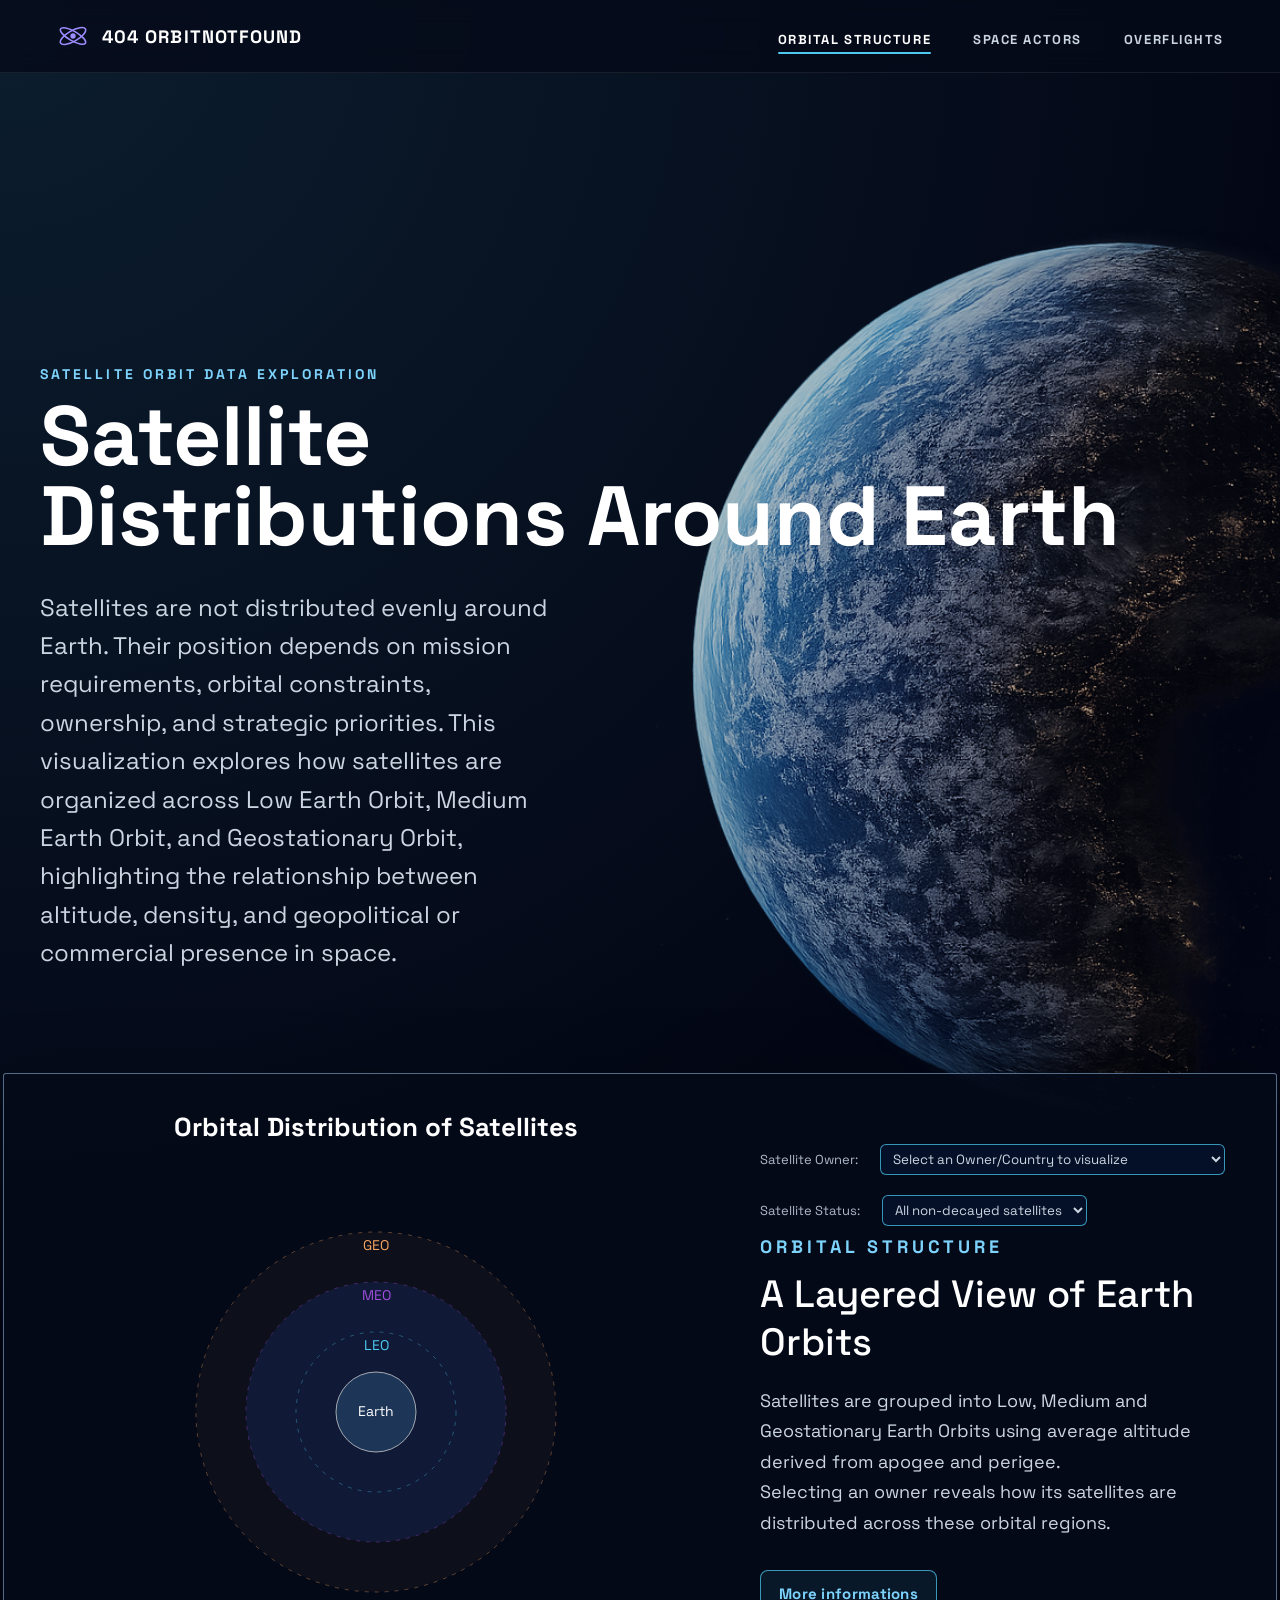
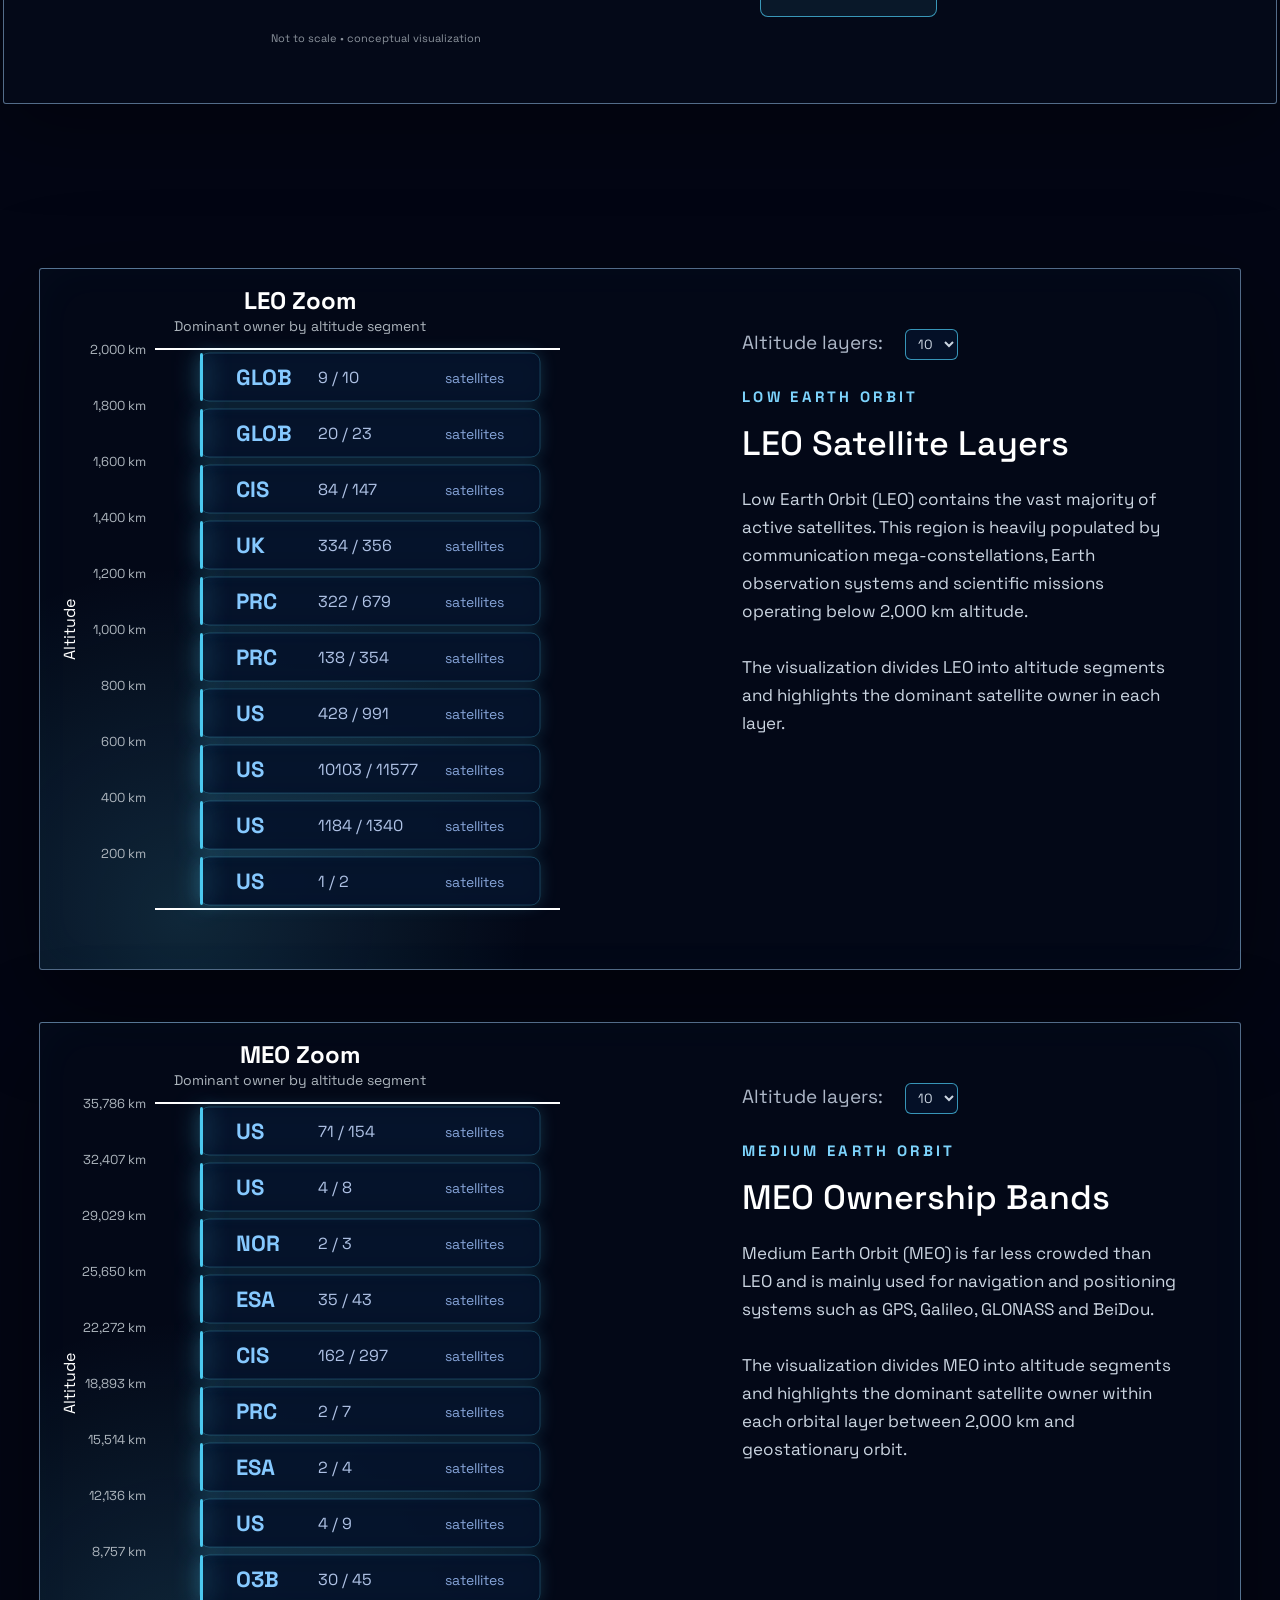
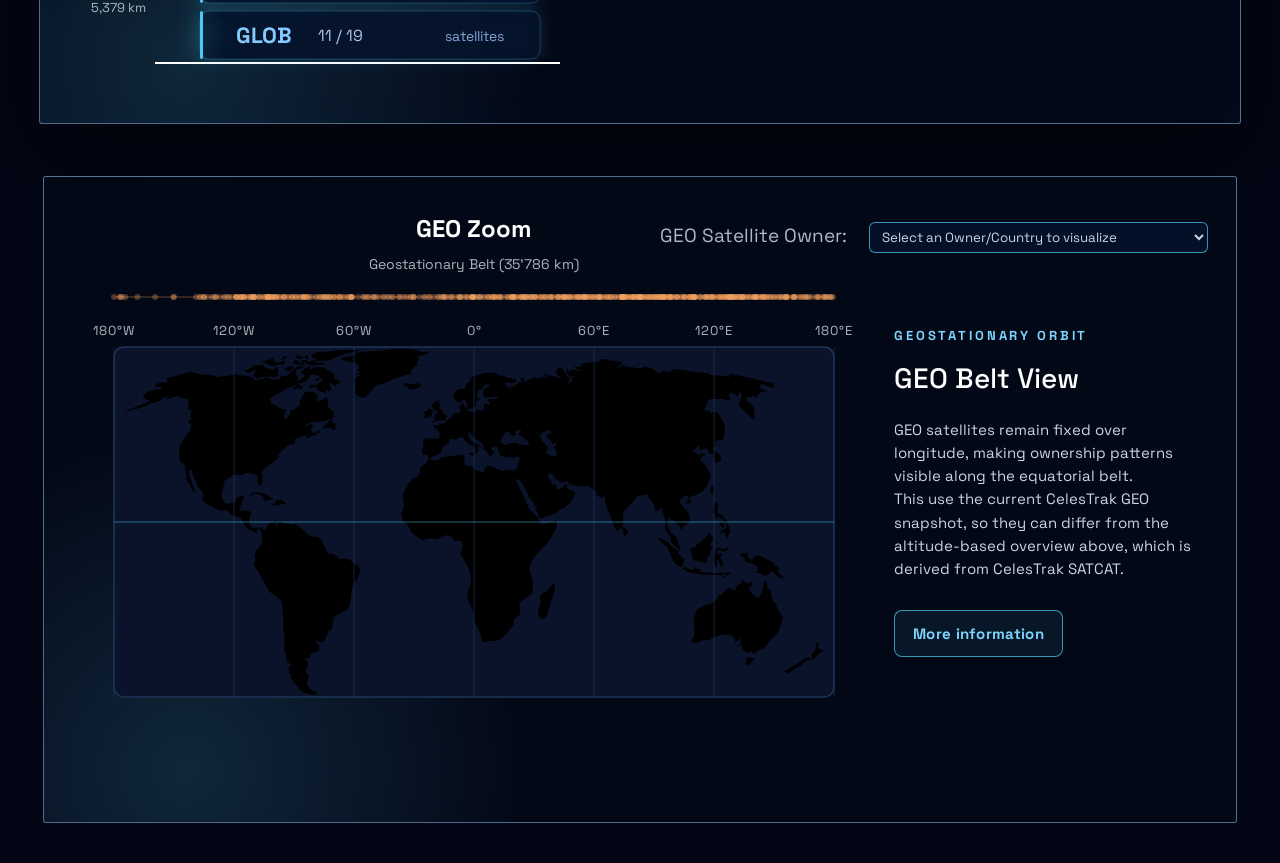
<file: orbital-structure/index.html>
﻿<!DOCTYPE html>
<html lang="en">
<head>
    <meta charset="utf-8" />
    <title>Satellite Visualization</title>
    <meta name="author" content="Kaifun Shen" />
    <link rel="stylesheet" href="style.css">

    <link rel="preconnect" href="https://fonts.googleapis.com">
    <link rel="preconnect" href="https://fonts.gstatic.com" crossorigin>
    <link href="https://fonts.googleapis.com/css2?family=Space+Grotesk:wght@300;400;500;700&display=swap" rel="stylesheet">
</head>

<body>
    <!-- nav bar -->
    <header class="top-nav">
    <a href="../" class="brand">
        <div class="brand-icon">
        <svg viewBox="0 0 64 64" fill="none">
            <ellipse
            cx="32"
            cy="32"
            rx="27"
            ry="10"
            stroke="currentColor"
            stroke-width="3"
            transform="rotate(-30 32 32)"
            />
            
            <ellipse
            cx="32"
            cy="32"
            rx="27"
            ry="9"
            stroke="currentColor"
            stroke-width="3"
            transform="rotate(30 32 32)"
            />

            <circle
            cx="32"
            cy="32"
            r="5"
            fill="currentColor"
            />
        </svg>
        </div>
        <span class="brand-name">404 ORBITNOTFOUND</span>
    </a>

    <nav class="nav-links">
        
        <a href="#orbital-structure" class="active">Orbital Structure</a>
        <a href="../space-actors/">Space Actors</a>
        <a href="../overflights/">Overflights</a>
    </nav>
    </header>

    <!-- Section hero -->
    <section class="hero">

    <div class="hero-content">

        <p class="hero-eyebrow">
        SATELLITE ORBIT DATA EXPLORATION
        </p>

        <h1>
        Satellite <br>
        Distributions Around Earth
        </h1>

        <p class="hero-description">
        Satellites are not distributed evenly around Earth. Their position depends on mission requirements, orbital constraints, ownership, and strategic priorities.
        This visualization explores how satellites are organized across Low Earth Orbit, Medium Earth Orbit, and Geostationary Orbit, highlighting the relationship between altitude, density, and geopolitical or commercial presence in space.
        </p>

    </div>  

    <div class="hero-earth">
        <img src="assets/earth.png" alt="Earth">
    </div>


    <section id="orbital-structure" class="feature-card">
    <div class="feature-viz">
        <!-- Title -->
        <h2>Orbital Distribution of Satellites</h2>

        <div class="controls">
        <label for="owner-select">Satellite Owner:</label>
        <select id="owner-select">
            <option value="">Select an Owner/Country to visualize</option>
        </select>
        <br>
        <label for="status-select">Satellite Status:</label>
        <select id="status-select">
            <option value="">All non-decayed satellites</option>
            <option value="operational">Operational</option>
            <option value="non-operational">Non-operational</option>
        </select>
        </div>
        <!-- visualization -->
        <div id="viz"></div>
    </div>

    <div class="feature-copy">
        <p class="section-kicker">ORBITAL STRUCTURE</p>
        <h2>A Layered View of Earth Orbits</h2>
        <p>
        Satellites are grouped into Low, Medium and Geostationary Earth Orbits
        using average altitude derived from apogee and perigee.<br>
        Selecting an owner reveals how its satellites are distributed across these orbital
        regions.
        </p>
        <button id="plot-importance-button" class="plot-info-button" type="button">
            More informations
        </button>
    </div>
    </section>
    </section>

    <div id="leo-viz" class="zoom-viz">
        <div class="zoom-controls">
            <label for="segment-select">Altitude layers:</label>
            <select id="segment-select">
                <option value="5">5</option>
                <option value="10" selected>10</option>
                <option value="15">15</option>
            </select>
        </div>

        <div id="leo-plot"></div>

        <div class="zoom-copy">
            <p class="section-kicker">LOW EARTH ORBIT</p>
            <h2>LEO Satellite Layers</h2>
            <p>
                Low Earth Orbit (LEO) contains the vast majority of active satellites.
                This region is heavily populated by communication mega-constellations,
                Earth observation systems and scientific missions operating below
                2,000 km altitude.<br><br>
                The visualization divides LEO into altitude segments and highlights
                the dominant satellite owner in each layer.
            </p>
        </div>
    </div>

    <div id="meo-viz" class="zoom-viz">
        <div class="zoom-controls">
            <label for="meo-segment-select">Altitude layers:</label>
            <select id="meo-segment-select">
                <option value="5">5</option>
                <option value="10" selected>10</option>
                <option value="15">15</option>
            </select>
        </div>

        <div id="meo-plot"></div>

        <div class="zoom-copy">
            <p class="section-kicker">MEDIUM EARTH ORBIT</p>
            <h2>MEO Ownership Bands</h2>
            <p>
                Medium Earth Orbit (MEO) is far less crowded than LEO and is mainly
                used for navigation and positioning systems such as GPS, Galileo,
                GLONASS and BeiDou.<br><br>
                The visualization divides MEO into altitude segments and highlights
                the dominant satellite owner within each orbital layer between
                2,000 km and geostationary orbit.
            </p>
        </div>
    </div>

    <div class="geo-container">
        <div class="geo-controls">
            <label for="geo-select">GEO Satellite Owner:</label>
            <select id="geo-select">
                <option value="">Select an Owner/Country to visualize</option><!-- a modifier mdr -->
            </select>
        </div>

        <div class="geo-copy">
            <p class="section-kicker">GEOSTATIONARY ORBIT</p>
            <h2>GEO Belt View</h2>
            <p>
                GEO satellites remain fixed over longitude, making ownership patterns
                visible along the equatorial belt.
            </p>
            <p class="geo-data-note">
                This use the current CelesTrak GEO snapshot, so they can differ from
                the altitude-based overview above, which is derived from CelesTrak SATCAT.
            </p>
            <button id="geo-info-button" class="plot-info-button" type="button">
                More information
            </button>
        </div>

        <div id="geo-viz"></div>
    </div>
    <!-- Popup -->
    <div id="orbit-zoom-popup" class="orbit-zoom-popup">
        <div class="popup-orbit-preview">
            <div class="popup-orbit-ring"></div>
            <img src="assets/earthpopup.png" alt="Earth orbit preview">
        </div>

        <div class="popup-content">
            <div class="popup-focus">
                <span></span>
                FOCUS
                <span></span>
            </div>

            <h3 id="orbit-zoom-title">Zoom into GEO?</h3>

            <p id="orbit-zoom-text">
                Dive into this orbital region and explore the satellites in more detail.
            </p>

            <div class="popup-actions">
                <button id="orbit-zoom-yes" class="popup-primary">Yes, zoom in</button>
                <button id="orbit-zoom-no" class="popup-secondary">Not now</button>
            </div>
        </div>
    </div>

    <div id="plot-importance-popup" class="plot-info-popup" aria-hidden="true">
        <div class="plot-info-panel" role="dialog" aria-modal="true" aria-labelledby="plot-importance-title">
            <button id="plot-importance-close" class="plot-info-close" type="button" aria-label="Close explanation">
                &times;
            </button>

            <p class="popup-focus">
                <span></span>
                CONTEXT
                <span></span>
            </p>

            <h3 id="plot-importance-title">The Strategic Value of Orbital Space</h3>

            <p>
                Space is often described as a global commons: no country can claim sovereignty over an orbital region in the same way it can claim territory on Earth. However, orbital space is not unlimited in practice. Satellites require specific altitudes, trajectories, and separation from other objects to operate safely.
            </p>

            <p>
                This means that access to useful orbital regions can become constrained. When many satellites are placed in similar orbital bands, those regions become more crowded, increasing collision risks and making future deployments more complex. In this sense, orbital occupation can create a practical form of control: even without legal ownership, actors with large satellite fleets can shape who is able to use certain parts of near-Earth space.
            </p>

            <p>
                This plot is therefore important because it shows more than where satellites are located. It reveals how orbital presence can translate into strategic advantage, and why the distribution of satellites across LEO, MEO, and GEO matters for the future accessibility of space.
            </p>
        </div>
    </div>

    <div id="geo-info-popup" class="plot-info-popup" aria-hidden="true">
        <div class="plot-info-panel" role="dialog" aria-modal="true" aria-labelledby="geo-info-title">
            <button id="geo-info-close" class="plot-info-close" type="button" aria-label="Close GEO explanation">
                &times;
            </button>

            <p class="popup-focus">
                <span></span>
                CONTEXT
                <span></span>
            </p>

            <h3 id="geo-info-title">GEO Coordination</h3>

            <p>
                Geostationary orbit is different from LEO and MEO because satellites are positioned along a limited equatorial belt. In practice, operators cannot place a satellite anywhere they want: GEO positions and associated radio frequencies must be coordinated internationally to avoid interference and orbital congestion.
            </p>

            <p>
                As shown in the plot, many GEO satellites are located near longitudes that correspond to the regions they serve. This is especially important for telecommunications, broadcasting, weather monitoring, and regional coverage, since a GEO satellite remains fixed relative to the Earth’s surface.
            </p>

            <p>
                However, GEO governance is more complex than a simple system of territorial ownership. Countries and operators do not “own” parts of GEO in the same way they own land. Instead, orbital slots and frequency rights are coordinated through international procedures. Enforcement can also be challenging, since regulation depends on cooperation between states, operators, and international institutions rather than direct physical control of space.
            </p>
        </div>
    </div>

    <div id="owner-tooltip" class="owner-tooltip"></div>



    <!-- JS -->
    <script src="script.js"></script>

</body>
</html>
</file>
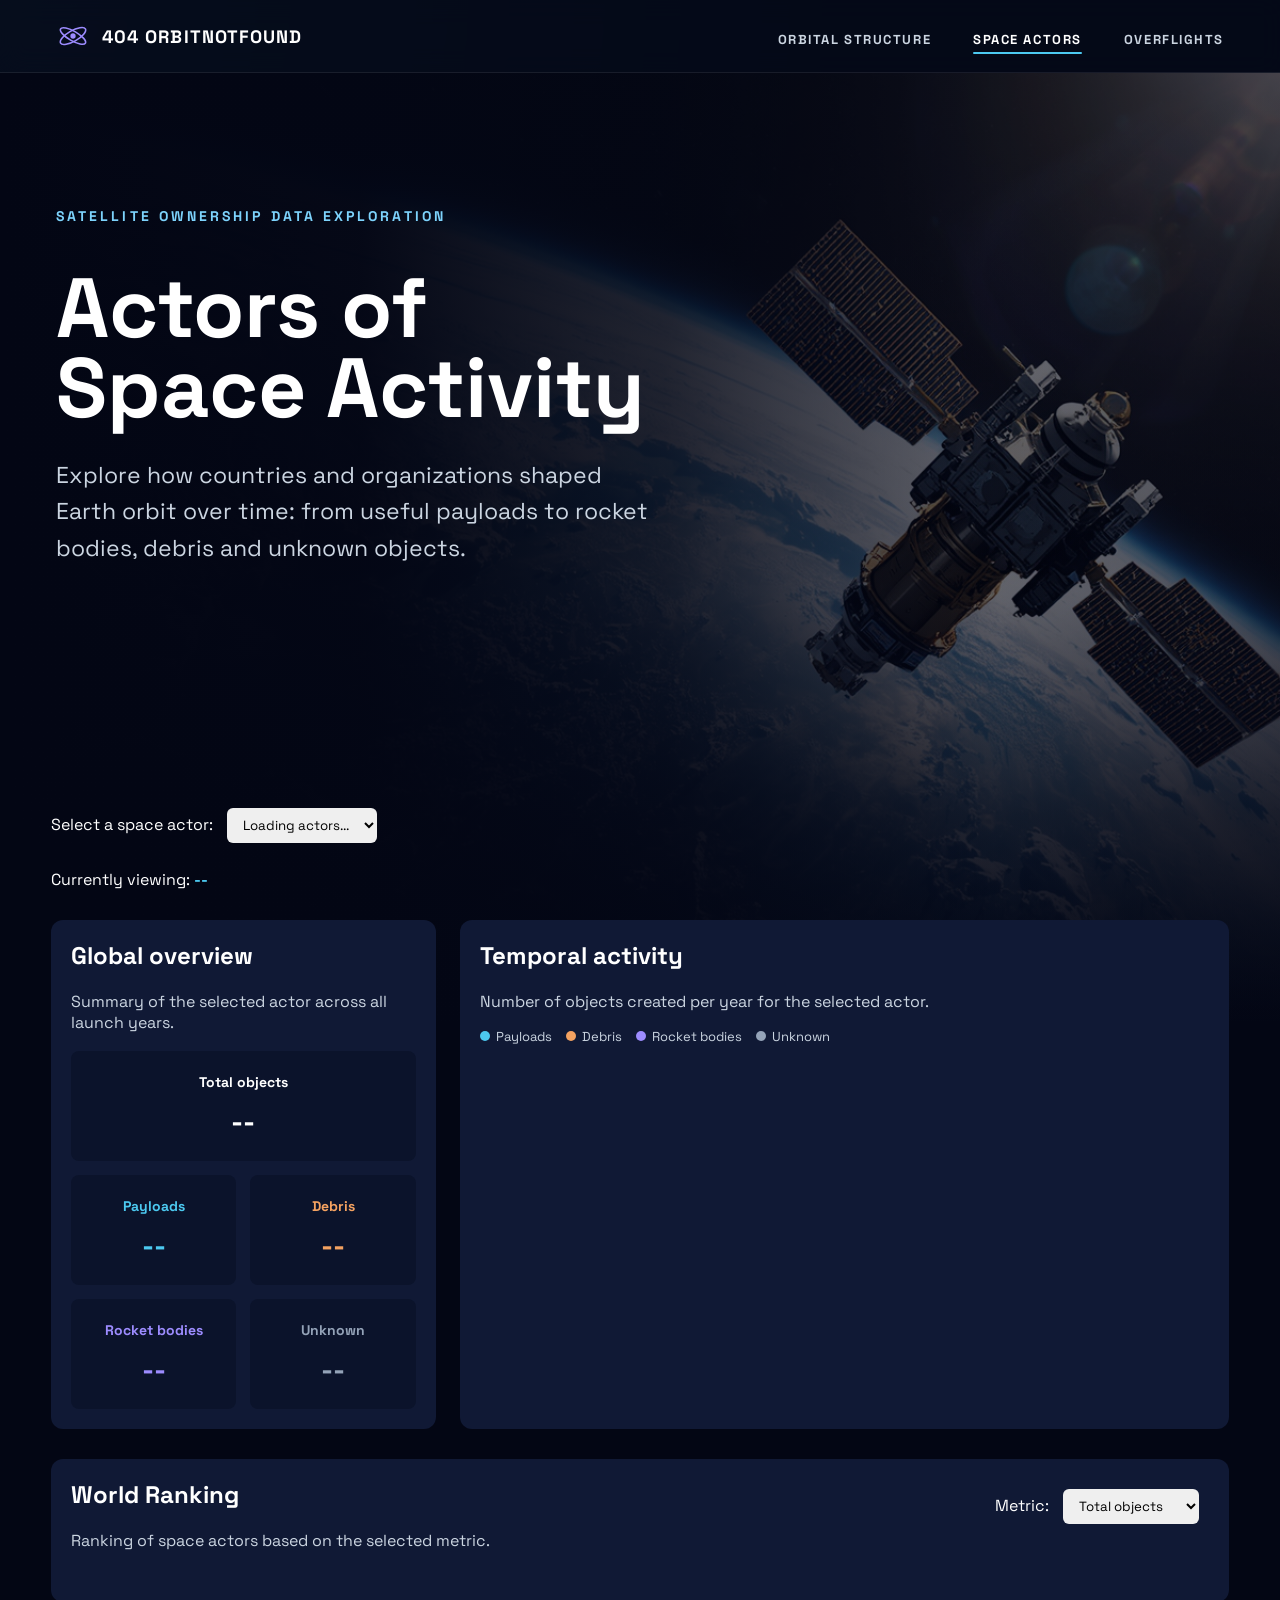
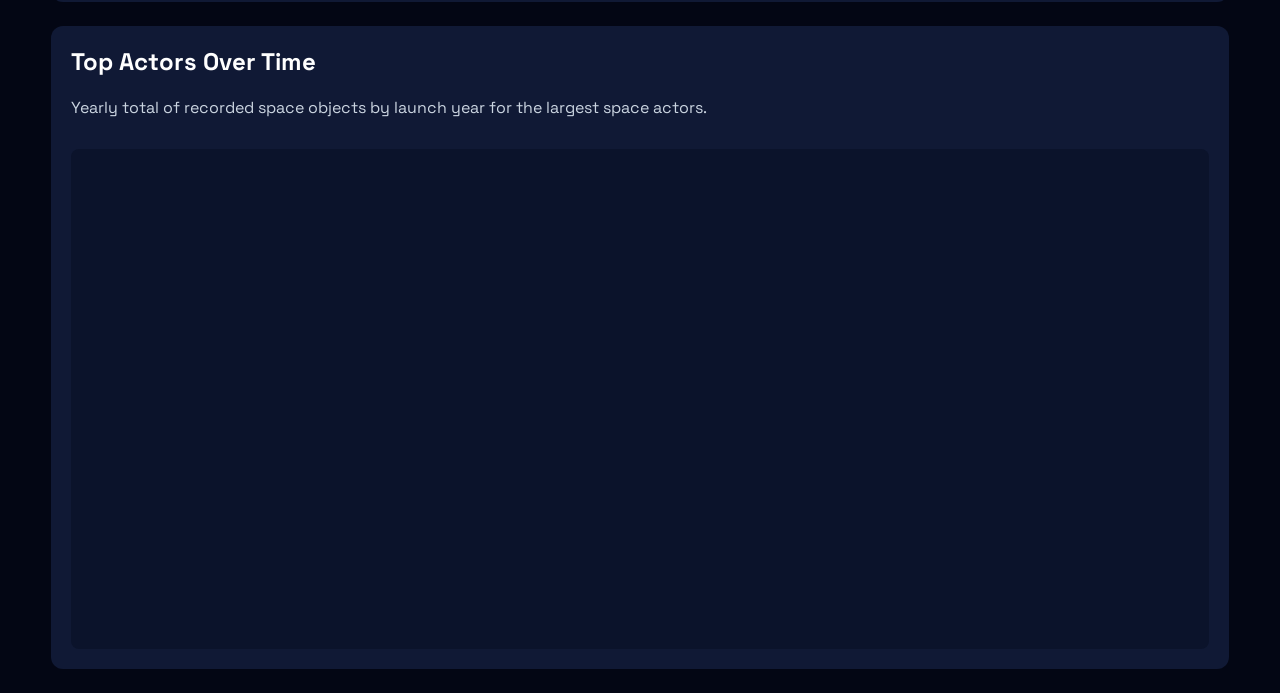
<file: space-actors/index.html>
<!DOCTYPE html>
<html lang="en">
<head>
  <meta charset="UTF-8" />
  <meta name="viewport" content="width=device-width, initial-scale=1.0" />

  <title>Actors of Space Activity</title>
  <meta name="author" content="Alexandre Spiess" />

  <link rel="preconnect" href="https://fonts.googleapis.com">
  <link rel="preconnect" href="https://fonts.gstatic.com" crossorigin>
  <link href="https://fonts.googleapis.com/css2?family=Space+Grotesk:wght@300;400;500;700&display=swap" rel="stylesheet">
  <link rel="stylesheet" href="style.css" />
</head>

<body>

  <!-- Navbar -->
  <header class="top-nav">
    <a href="../" class="brand">
      <div class="brand-icon">
        <svg viewBox="0 0 64 64" fill="none">
          <ellipse cx="32" cy="32" rx="27" ry="10" stroke="currentColor" stroke-width="3" transform="rotate(-30 32 32)" />
          <ellipse cx="32" cy="32" rx="27" ry="9" stroke="currentColor" stroke-width="3" transform="rotate(30 32 32)" />
          <circle cx="32" cy="32" r="5" fill="currentColor" />
        </svg>
      </div>

      <span class="brand-name">404 ORBITNOTFOUND</span>
    </a>

    <nav class="nav-links">
      <a href="../orbital-structure/">Orbital Structure</a>
      <a href="../space-actors/" class="active">Space Actors</a>
      <a href="../overflights/">Overflights</a>
    </nav>
  </header>

    <!-- Hero section -->
    <section class="hero actors-hero">
      <div class="hero-content">
        <p class="hero-eyebrow">SATELLITE OWNERSHIP DATA EXPLORATION</p>

        <h1>
          Actors of<br>
          Space Activity
        </h1>

        <p class="hero-description">
          Explore how countries and organizations shaped Earth orbit over time:
          from useful payloads to rocket bodies, debris and unknown objects.
        </p>
      </div>

      
    </section>

  <main>

    <!-- Main country selection -->
    <section class="controls">
      <label for="countrySelect">Select a space actor:</label>

      <select id="countrySelect">
        <option value="">Loading actors...</option>
      </select>

      <p>
        Currently viewing:
        <span class="country-name" id="selectedCountry">--</span>
      </p>
    </section>

    <!-- Top dashboard area -->
    <section class="top-grid">

      <!-- KPI panel -->
      <div class="chart-box">
        <h2 id="detailsTitle">Global overview</h2>
        <p id="detailsSubtitle">
          Summary of the selected actor across all launch years.
        </p>

        <section class="info-cards">

          <div class="card">
            <h3>Total objects</h3>
            <div class="card-number" id="totalObjects">--</div>
          </div>

          <div class="card">
            <h3>Payloads</h3>
            <div class="card-number" id="payloads">--</div>
          </div>

          <div class="card">
            <h3>Debris</h3>
            <div class="card-number" id="debris">--</div>
          </div>

          <div class="card">
            <h3>Rocket bodies</h3>
            <div class="card-number" id="rocketBodies">--</div>
          </div>

          <div class="card">
            <h3>Unknown</h3>
            <div class="card-number" id="unknown">--</div>
          </div>

        </section>

      </div>

       <!-- Temporal activity -->
          <div class="chart-box">
            <h2>Temporal activity</h2>
            <p>
              Number of objects created per year for the selected actor.
            </p>

            <div class="object-legend">
              <span><i class="legend-dot payload"></i>Payloads</span>
              <span><i class="legend-dot debris"></i>Debris</span>
              <span><i class="legend-dot rocket"></i>Rocket bodies</span>
              <span><i class="legend-dot unknown"></i>Unknown</span>
            </div>

            <div class="placeholder" id="timeChart">

            </div>
          </div>

    </section>

    <!-- World Ranking -->
    <section class="chart-box">
      <div class="chart-box-header">
        <div>
          <h2>World Ranking</h2>
          <p id="rankingSubtitle">
            Ranking of space actors based on the selected metric.
          </p>
        </div>

        <div class="metric-control">
          <label for="metricSelect">Metric:</label>

          <select id="metricSelect">
            <option value="total">Total objects</option>
            <option value="payloads">Payloads</option>
            <option value="debris">Debris</option>
            <option value="rocket_bodies">Rocket bodies</option>
            <option value="unknown">Unknown</option>
          </select>
        </div>
      </div>

      <div class="placeholder" id="rankingChart">
      
      </div>
    </section>

   <!-- Top Actors Over Time -->
    <section class="chart-box">
      <div class="chart-box-header">
        <div>
          <h2>Top Actors Over Time</h2>
          <p>
            Yearly total of recorded space objects by launch year for the largest space actors.
          </p>
        </div>
      </div>

      <div class="placeholder" id="topActorsChart"></div>
    </section>

  </main>

  <script src="https://d3js.org/d3.v7.min.js"></script>
  <script src="script.js"></script>
</body>
</html>
</file>
<file: orbital-structure/style.css>
﻿body {
    background:
      radial-gradient(circle at top left, rgba(76, 201, 240, 0.12), transparent 32%),
      #030614;
    color: white;
    font-family: "Space Grotesk", sans-serif;
    margin: 0;
    padding: 0;
    overflow-x: hidden;
  }

h1 {
    margin-top: 20px;
}

.controls {
  margin: 20px;
}

.controls label {
  color: #aeb8c8;
  font-size: 13px;
  margin-right: 8px;
}

select {
  margin: 10px;
  padding: 5px 8px;
  background: rgba(5, 18, 42, 0.92);
  color: #cbd5e1;
  border: 1px solid rgba(76, 201, 240, 0.72);
  border-radius: 6px;
  font-family: inherit;
}


svg {
  font-family: "Space Grotesk", sans-serif;
}

/* ==================================================
   NAVBAR
   ==================================================*/

.top-nav {
  height: 72px;
  padding: 0 56px;
  display: flex;
  align-items: center;
  justify-content: space-between;
  background: rgba(5, 10, 25, 0.82);
  border-bottom: 1px solid rgba(255, 255, 255, 0.08);
  backdrop-filter: blur(12px);
  position: sticky;
  top: 0;
  z-index: 20;
}

.brand {
  display: flex;
  align-items: center;
  color: white;
  gap: 12px;
  text-decoration: none;
}


.brand-icon {
  width: 34px;
  height: 34px;
  color: #9d8cff;
  display: flex;
  align-items: center;
  justify-content: center;
}

.brand-icon svg {
  width: 100%;
  height: 100%;
}

.brand-name {
  font-size: 18px;
  font-weight: 700;
  letter-spacing: 0.06em;
}

.nav-links {
  display: flex;
  align-items: center;
  gap: 42px;
}

.nav-links a {
  position: relative;
  color: #cbd5e1;
  text-decoration: none;
  text-transform: uppercase;
  font-size: 13px;
  font-weight: 700;
  letter-spacing: 0.12em;
  padding: 28px 0 22px;
}

.nav-links a.active {
  color: white;
}

.nav-links a.active::after,
.nav-links a:hover::after {
  content: "";
  position: absolute;
  left: 0;
  right: 0;
  bottom: 16px;
  height: 2px;
  background: #4cc9f0;
  border-radius: 99px;
}

.nav-links a:hover {
  color: white;
}
/* ==================================================
   hero
   ==================================================*/


.hero {
  position: relative;
  overflow: hidden;
  padding: 120px 0 64px;
  background: transparent;
}

.hero-content {
  position: relative;
  z-index: 2;

  width: min(1200px, calc(100% - 48px));
  text-align: left;
  margin: 0 auto;
}

.hero-eyebrow {
  color: #7dd3fc;

  font-size: 14px;
  letter-spacing: 0.22em;
  font-weight: 700;
  margin-top: 172px;
}

.hero h1 {
  font-size: 84px;
  line-height: 0.95;

  margin: 0 0 32px;

  font-weight: 700;

  color: white;
}

.hero-description {
  max-width: 520px;

  font-size: 24px;
  line-height: 1.6;

  color: #cbd5e1;
}


.hero-earth {
  position: absolute;
  right: -500px;
  top: 20px;
  width: 1700px;
  opacity: 0.75;
  pointer-events: none;
}

.hero-earth img {
  width: 100%;
  display: block;
}


/* =============================
  first plot
   =============================*/

.feature-card {
  position: relative;
  z-index: 3;
  width: min(1200px, calc(100% - 48px));
  margin: 100px auto 48px; /* (top / horizontal / bottom) */
  padding: 36px;

  display: grid;
  grid-template-columns: 1.4fr 1fr;
  gap: 48px;
  align-items: center;

  background: rgba(5, 10, 25, 0.9);
  border: 1px solid rgba(148, 190, 230, 0.55);
  border-radius: 3px;
  box-shadow: 0 24px 80px rgba(0, 0, 0, 0.35);
}

.feature-card .feature-viz > .controls {
  position: absolute;
  top: 60px;
  right: 36px;
  width: 480px;
  z-index: 4;
  margin: 0;
  text-align: left;
}

.feature-viz {
  text-align: center;
}

.feature-viz h2 {
  
  margin: 0 0 18px;
  font-size: 26px;
}

.feature-copy {
  text-align: left;
  transform: translateY(38px);
}

.section-kicker {
  margin: 0 0 12px;
  color: #7dd3fc;
  font-size: 18px;
  font-weight: 700;
  letter-spacing: 0.22em;
}

.feature-copy h2 {
  margin: 0 0 20px;
  font-size: 38px;
  font-weight: 500;
}

.feature-copy p:not(.section-kicker) {
  color: #cbd5e1;
  font-size: 18px;
  line-height: 1.7;
}

.plot-info-button {
  margin-top: 14px;
  padding: 13px 18px;

  color: #7dd3fc;
  background: rgba(76, 201, 240, 0.08);
  border: 1px solid rgba(76, 201, 240, 0.72);
  border-radius: 8px;

  font-family: inherit;
  font-size: 15px;
  font-weight: 700;
  letter-spacing: 0.02em;

  cursor: pointer;
  box-shadow: none;
  transition:
    border-color 0.18s ease,
    transform 0.18s ease;
}

.plot-info-button:hover {
  border-color: #7dd3fc;
  box-shadow: none;
  transform: translateY(-1px);
}


.orbit-zone {
  opacity: 0.035;
}

.zone-leo {
  fill: #4cc9f0;
}

.zone-meo {
  fill: #9d4edd;
}

.zone-geo {
  fill: #f4a261;
}

.orbit-cutout {
  fill: #101935;
}

.orbit-boundary {
  fill: none;
  stroke-width: 0.8;
  stroke-dasharray: 4, 6;
  opacity: 0.45;
  cursor: pointer;
}

.boundary-leo {
  stroke: #4cc9f0;
}

.boundary-meo {
  stroke: #9d4edd;
}

.boundary-geo {
  stroke: #f4a261;
}

.earth {
  fill: #1d3557;
  stroke: rgba(224, 225, 221, 0.7);
  stroke-width: 1;
}

.satellite-dot {
  opacity: 0.6;
}

.satellite-leo {
  fill: #4cc9f0;
}

.satellite-meo {
  fill: #f15bb5;
}

.satellite-geo {
  fill: #f4a261;
}
.label {
  text-anchor: middle;
}

.orbit-label {
  font-size: 14px;
}

.label-earth {
  fill: white;
}

.label-leo {
  fill: #4cc9f0;
}

.label-meo {
  fill: #9d4edd;
}

.label-geo {
  fill: #f4a261;
}

.note {
  fill: #adb5bd;
  font-size: 11px;
  text-anchor: middle;
  opacity: 0.8;
}


/* ==================================================
  Popup
   ==================================================*/
.orbit-zoom-popup {
  position: fixed;
  display: none;
  z-index: 50;

  width: 560px;
  max-width: calc(100vw - 48px);
  padding: 32px;

  grid-template-columns: 180px 1fr;
  gap: 22px;
  align-items: center;

  background:
    radial-gradient(circle at 25% 50%, rgba(76, 201, 240, 0.12), transparent 35%),
    rgba(5, 10, 25, 0.88);

  border: 1px solid rgba(148, 190, 230, 0.55);
  border-radius: 22px;
  backdrop-filter: blur(18px);

  box-shadow:
    0 28px 90px rgba(0, 0, 0, 0.55),
    inset 0 0 40px rgba(76, 201, 240, 0.04);

  color: white;
}

.popup-orbit-preview {
  position: relative;
  height: 220px;
  display: flex;
  align-items: center;
  justify-content: center;
}

.popup-orbit-preview img {
  position: relative;
  width: 180px;
  height: 180px;
  z-index: 2;
  object-fit: contain;
  filter: drop-shadow(0 0 28px rgba(76, 201, 240, 0.45));
  transform: translate(-6px, 5px);

}

.popup-orbit-ring {
  position: absolute;
  width: 178px;
  height: 178px;
  border-radius: 50%;

  border: 1px solid #4cc9f0;
  box-shadow:
    0 0 22px rgba(76, 201, 240, 0.35),
    inset 0 0 18px rgba(76, 201, 240, 0.08);

  opacity: 0.95;
}

.popup-leo .popup-orbit-ring {
  width: 135px;
  height: 135px;
  border-color: #4cc9f0;
  box-shadow:
    0 0 22px rgba(76, 201, 240, 0.35),
    inset 0 0 18px rgba(76, 201, 240, 0.08);
}

.popup-meo .popup-orbit-ring {
  width: 195px;
  height: 195px;
  border-color: #9d4edd;
  box-shadow:
    0 0 22px rgba(157, 78, 221, 0.38),
    inset 0 0 18px rgba(157, 78, 221, 0.1);
}

.popup-geo .popup-orbit-ring {
  width: 195px;
  height: 195px;
  border-color: #f4a261;
  box-shadow:
    0 0 22px rgba(244, 162, 97, 0.38),
    inset 0 0 18px rgba(244, 162, 97, 0.1);
}

.popup-geo .popup-orbit-preview img {
  width: 72px;
  height: 72px;
  transform: translate(-2px, 2px);
}


.popup-focus {
  display: flex;
  align-items: center;
  gap: 16px;

  color: #9bcfff;
  font-size: 14px;
  font-weight: 500;
  letter-spacing: 0.32em;
  margin-bottom: 22px;
}

.popup-focus span {
  width: 42px;
  height: 1px;
  background: rgba(125, 211, 252, 0.55);
}

.orbit-zoom-popup h3 {
  margin: 0 0 18px;
  font-size: 34px;
  font-weight: 400;
  line-height: 1.05;
}

.orbit-zoom-popup p {
  margin: 0 0 34px;
  color: #aeb8c8;
  font-size: 19px;
  line-height: 1.55;
}

.popup-actions {
  display: flex;
  gap: 18px;
}

.popup-actions button {
  min-width: 170px;
  padding: 14px 22px;

  border-radius: 8px;
  font-family: inherit;
  font-size: 16px;
  font-weight: 700;

  cursor: pointer;
}

.popup-primary {
  color: #7dd3fc;
  background: rgba(76, 201, 240, 0.08);
  border: 1px solid #4cc9f0;

  box-shadow:
    0 0 22px rgba(76, 201, 240, 0.28),
    inset 0 0 18px rgba(76, 201, 240, 0.08);
}

.popup-secondary {
  color: #cbd5e1;
  background: rgba(255, 255, 255, 0.03);
  border: 1px solid rgba(148, 190, 230, 0.55);


  box-shadow:
    0 12px 32px rgba(0, 0, 0, 0.28),
    inset 0 0 16px rgba(255, 255, 255, 0.025);
}

.owner-tooltip {
  position: fixed;
  z-index: 80;
  max-width: 220px;
  padding: 10px 12px;

  background: rgba(5, 10, 25, 0.9);
  border: 1px solid rgba(76, 201, 240, 0.38);
  border-radius: 8px;
  box-shadow:
    0 16px 42px rgba(0, 0, 0, 0.38),
    0 0 20px rgba(76, 201, 240, 0.16),
    inset 0 0 18px rgba(76, 201, 240, 0.035);
  backdrop-filter: blur(10px);

  color: #cbd5e1;
  font-size: 13px;
  line-height: 1.35;

  opacity: 0;
  transform: translate(12px, 12px);
  pointer-events: none;
  transition: opacity 0.16s ease;
}

.owner-tooltip.visible {
  opacity: 1;
}

.owner-tooltip strong {
  display: block;
  margin-bottom: 4px;
  color: #7dd3fc;
  font-size: 15px;
  letter-spacing: 0.08em;
}

.owner-tooltip .tooltip-row {
  display: block;
  color: #cbd5e1;
  font-size: 12px;
  line-height: 1.45;
}

.zoom-row-hover-target {
  cursor: help;
}

.plot-info-popup {
  position: fixed;
  inset: 0;
  z-index: 70;

  display: flex;
  align-items: center;
  justify-content: center;
  padding: 32px;

  background: rgba(3, 6, 20, 0.62);
  backdrop-filter: blur(10px);

  opacity: 0;
  pointer-events: none;
  transition: opacity 0.2s ease;
}

.plot-info-popup.visible {
  opacity: 1;
  pointer-events: auto;
}

.plot-info-panel {
  position: relative;
  width: min(780px, calc(100vw - 48px));
  max-height: calc(100vh - 64px);
  overflow: auto;
  padding: 38px 42px;

  background:
    radial-gradient(circle at 20% 10%, rgba(76, 201, 240, 0.12), transparent 32%),
    rgba(5, 10, 25, 0.92);
  border: 1px solid rgba(148, 190, 230, 0.55);
  border-radius: 18px;
  box-shadow:
    0 28px 90px rgba(0, 0, 0, 0.58),
    0 0 38px rgba(76, 201, 240, 0.14),
    inset 0 0 40px rgba(76, 201, 240, 0.035);
}

.plot-info-panel .popup-focus {
  margin-bottom: 18px;
}

.plot-info-panel h3 {
  margin: 0 0 20px;
  color: white;
  font-size: 34px;
  font-weight: 400;
  line-height: 1.1;
}

.plot-info-panel p:not(.popup-focus) {
  margin: 0 0 18px;
  color: #cbd5e1;
  font-size: 17px;
  line-height: 1.7;
}

.plot-info-panel p:last-child {
  margin-bottom: 0;
}

.plot-info-close {
  position: absolute;
  top: 18px;
  right: 18px;

  width: 36px;
  height: 36px;

  color: #cbd5e1;
  background: rgba(255, 255, 255, 0.03);
  border: 1px solid rgba(148, 190, 230, 0.35);
  border-radius: 8px;

  font-size: 24px;
  line-height: 1;
  cursor: pointer;
}

.plot-info-close:hover {
  color: #7dd3fc;
  border-color: rgba(76, 201, 240, 0.72);
  box-shadow: 0 0 18px rgba(76, 201, 240, 0.18);
}

/* ==================================================
  second plot
   ==================================================*/

.leo-title {
  fill: white;
  font-size: 24px;
  font-weight: bold;
  text-anchor: middle;
}

.leo-subtitle {
  fill: #adb5bd;
  font-size: 14px;
}

.leo-altitude-text {
  fill: #adb5bd;
  font-size: 13px;
  text-anchor: end;
}

.leo-guide-line {
  stroke: white;
  stroke-width: 2;
}

.altitude-label {
  fill: white;
  font-size: 16px;
  text-anchor: middle;
}


.zoom-row-box {
  fill: rgba(5, 18, 42, 0.92);
  stroke: rgba(76, 201, 240, 0.24);
  stroke-width: 1;
  filter: drop-shadow(0 0 8px rgba(76, 201, 240, 0.22));
}

.zoom-row-edge {
  fill: #4cc9f0;
  filter: drop-shadow(0 0 12px rgba(76, 201, 240, 0.95));
}

.leo-owner-text {
  fill: #86c9ff;
  font-size: 22px;
  font-weight: 700;
  text-anchor: start;
}

.zoom-row-count {
  fill: #afc2e5;
  font-size: 16px;
  text-anchor: start;
}

.leo-small-text {
  fill: #86a4d8;
  font-size: 14px;
  text-anchor: end;
}

.zoom-viz {
  position: relative;
  height: 700px;
  width: min(1200px, calc(100% - 48px));
  margin: 52px auto;
  background:
    radial-gradient(circle at 12% 92%, rgba(76, 201, 240, 0.16), transparent 28%),
    rgba(5, 10, 25, 0.72);
  border: 1px solid rgba(148, 190, 230, 0.55);
  border-radius: 3px;
  box-shadow:
    0 32px 100px rgba(0, 0, 0, 0.45),
    inset 0 0 48px rgba(76, 201, 240, 0.025);
}

.zoom-controls {
  position: absolute;
  top: 50px;
  right: 58px;
  width: 440px;
  z-index: 2;
  text-align: left;
}

.zoom-controls label {
  color: #aeb8c8;
  font-size: 19px;
  margin-right: 8px;
}

.zoom-controls select {
  background: rgba(5, 18, 42, 0.92);
  color: #cbd5e1;
  border: 1px solid rgba(76, 201, 240, 0.72);
  border-radius: 6px;
  padding: 5px 8px;
}

.zoom-copy {
  position: absolute;
  top: 118px;
  right: 58px;
  width: 440px;
  text-align: left;
}

.zoom-copy .section-kicker {
  margin: 0 0 16px;
  font-size: 15px;
}

.zoom-copy h2 {
  margin: 0 0 20px;
  font-size: 34px;
  font-weight: 500;
}

.zoom-copy p:not(.section-kicker) {
  margin: 0;
  color: #cbd5e1;
  font-size: 17px;
  line-height: 1.65;
}

/* ==================================================
  third plot
   ==================================================*/

.geo-container {
  position: relative;
  width: 90%;
  max-width: 1200px;
  margin: 40px auto;
  background:
    radial-gradient(circle at 12% 92%, rgba(76, 201, 240, 0.16), transparent 28%),
    rgba(5, 10, 25, 0.72);
  border: 1px solid rgba(148, 190, 230, 0.55);
  border-radius: 3px;
  padding: 20px;
}

.geo-controls {
  position: absolute;
  top: 35px;
  right: 18px;
  z-index: 2;
}

.geo-controls label {
  color: #aeb8c8;
  font-size: 19px;
  margin-right: 8px;
}

.geo-copy {
  position: absolute;
  top: 150px;
  right: 42px;
  width: 300px;
  text-align: left;
  z-index: 2;
}

.geo-copy .section-kicker {
  margin: 0 0 16px;
  font-size: 13px;
}

.geo-copy h2 {
  margin: 0 0 22px;
  font-size: 28px;
  font-weight: 500;
}

.geo-copy p:not(.section-kicker) {
  margin: 0;
  color: #cbd5e1;
  font-size: 15px;
  line-height: 1.55;
}

.geo-copy .geo-data-note {
  margin-top: 24px;
  color: #94a3b8;
  font-size: 13px;
  line-height: 1.45;
}

.geo-copy .plot-info-button {
  margin-top: 30px;
}

.geo-line {
  stroke: #f4a261;
  stroke-width: 1;
  opacity: 0.4;
}

.geo-title {
  fill: white;
  font-size: 24px;
  text-anchor: middle;
  font-weight: bold;
}

.geo-map {
  fill: #0b132b;
  stroke: #1d3557;
  stroke-width: 1.5;
  rx: 10;
}
.geo-world-map {
  opacity: 1;
}

.geo-grid-line {
  stroke: #1d3557;
  stroke-width: 1;
  opacity: 0.7;
}

.geo-equator {
  stroke: #4cc9f0;
  stroke-width: 1;
  opacity: 0.5;
}

.geo-longitude-label {
  fill: #adb5bd;
  font-size: 13px;
  text-anchor: middle;
  letter-spacing: 1px;
}

.geo-satellite-dot {
  fill: #f4a261;
  opacity: 0.3;
  cursor: help;
}
.geo-satellite-dot-selected {
  fill: #4cc9f0;
  opacity: 1;
  cursor: help;
}

.geo-projection-line {
  stroke: #4cc9f0;
  stroke-width: 0.8;
  opacity: 0.32;
}

.geo-ground-dot {
  fill: #4cc9f0;
  opacity: 0.65;
  cursor: help;
}
</file>
<file: space-actors/style.css>
/* =========================
   Base
   ========================= */

body { 
  margin: 0;
  padding: 0;
  background:
    radial-gradient(circle at top left, rgba(76, 201, 240, 0.12), transparent 32%),
    #030614;
  color: white;
  font-family: "Space Grotesk", sans-serif;
  overflow-x: hidden;
}

h1 {
  margin: 0;
  font-size: 36px;
}

main {
  position: relative;
  z-index: 5;

  width: 92%;
  max-width: 1200px;

  margin: -245px auto 0;
}

/* =========================
   Navbar
   ========================= */

.top-nav {
  height: 72px;
  padding: 0 56px;
  display: flex;
  align-items: center;
  justify-content: space-between;
  background: rgba(5, 10, 25, 0.82);
  border-bottom: 1px solid rgba(255, 255, 255, 0.08);
  backdrop-filter: blur(12px);
  position: sticky;
  top: 0;
  z-index: 20;
}

.brand {
  display: flex;
  align-items: center;
  gap: 12px;
  color: white;
  text-decoration: none;
}

.brand-icon {
  width: 34px;
  height: 34px;
  color: #9d8cff;
}

.brand-icon svg {
  width: 100%;
  height: 100%;
}

.brand-name {
  font-size: 18px;
  font-weight: 700;
  letter-spacing: 0.06em;
}

.nav-links {
  display: flex;
  align-items: center;
  gap: 42px;
}

.nav-links a {
  position: relative;
  color: #cbd5e1;
  text-decoration: none;
  text-transform: uppercase;
  font-size: 13px;
  font-weight: 700;
  letter-spacing: 0.12em;
  padding: 28px 0 22px;
}

.nav-links a.active,
.nav-links a:hover {
  color: white;
}

.nav-links a.active::after,
.nav-links a:hover::after {
  content: "";
  position: absolute;
  left: 0;
  right: 0;
  bottom: 16px;
  height: 2px;
  background: #4cc9f0;
  border-radius: 99px;
}

/* =========================
   Hero section
   ========================= */

.hero {
  position: relative;
  padding: 90px 56px 40px;
  overflow: hidden;
}

.hero-content {
  position: relative;
  z-index: 2;
  width: min(1200px, 100%);
  margin: 0 auto;
  text-align: left;
}

.hero-eyebrow {
  color: #7dd3fc;
  font-size: 14px;
  letter-spacing: 0.22em;
  font-weight: 700;
  margin-bottom: 44px;
}

.hero h1 {
  margin: 0 0 28px;
  font-size: 84px;
  line-height: 0.95;
  font-weight: 700;
  color: white;
}

.hero-description {
  max-width: 600px;
  font-size: 23px;
  line-height: 1.6;
  color: #cbd5e1;
}

/* =========================
   Controls
   ========================= */

.controls {
  margin: 20px auto;
}

select {
  padding: 8px 12px;
  border-radius: 6px;
  border: none;
  margin: 10px;
  font-family: "Space Grotesk", sans-serif;
}

.country-name {
  color: #4cc9f0;
  font-weight: bold;
}

/* =========================
   Main layout
   ========================= */

.top-grid {
  display: grid;
  grid-template-columns: 1fr 2fr;
  gap: 24px;
  margin: 30px 0;
  align-items: stretch;
}

.chart-box {
  background-color: #101935;
  border-radius: 12px;
  padding: 20px;
  box-sizing: border-box;
}

.top-grid .chart-box {
  width: 100%;
}

main > .chart-box {
  width: 100%;
  margin: 24px auto;
}

.chart-box h2 {
  margin-top: 0;
}

.chart-box p {
  color: #cbd5e1;
}

/* =========================
   KPI cards
   ========================= */

.info-cards {
  display: grid;
  grid-template-columns: 1fr 1fr;
  gap: 14px;
  margin-top: 18px;
}

/* Total objects takes the full first row */
.info-cards .card:first-child {
  grid-column: 1 / -1;
}

.card {
  background-color: #0b132b;
  border-radius: 8px;
  padding: 15px;
  box-sizing: border-box;
  width: auto;

  min-height: 110px;

  display: flex;
  flex-direction: column;
  align-items: center;
  justify-content: center;

  text-align: center;
}

.card h3 {
  font-size: 14px;
  margin: 0;
  color: #cbd5e1;
}

.card-number {
  margin-top: 12px;
  font-size: 28px;
  font-weight: bold;
}

/* KPI colors */

/* Total objects reste neutre */
.info-cards .card:nth-child(1) h3,
.info-cards .card:nth-child(1) .card-number {
  color: white;
}

/* Payloads */
.info-cards .card:nth-child(2) h3,
.info-cards .card:nth-child(2) .card-number {
  color: #4cc9f0;
}

/* Debris */
.info-cards .card:nth-child(3) h3,
.info-cards .card:nth-child(3) .card-number {
  color: #f4a261;
}

/* Rocket bodies */
.info-cards .card:nth-child(4) h3,
.info-cards .card:nth-child(4) .card-number {
  color: #9d8cff;
}

/* Unknown */
.info-cards .card:nth-child(5) h3,
.info-cards .card:nth-child(5) .card-number {
  color: #94a3b8;
}

/* =========================
   Chart containers
   ========================= */

.placeholder {
  background-color: #0b132b;
  border-radius: 8px;
  margin-top: 15px;
  padding: 0;
  overflow: visible;
}

#timeChart,
#rankingChart {
  width: 100%;
}

/* =========================
   Ranking header
   ========================= */

.chart-box-header {
  display: flex;
  justify-content: space-between;
  gap: 20px;
  align-items: flex-start;
  text-align: left;
}

.metric-control {
  white-space: nowrap;
}

/* =========================
   D3 charts
   ========================= */

svg {
  display: block;
  overflow: visible;
  font-family: "Space Grotesk", sans-serif;
}

.d3-bar {
  fill: #4cc9f0;
  opacity: 0.85;
}

.d3-bar:hover {
  opacity: 1;
}

.selected-bar {
  fill: #f4a261;
  opacity: 1;
}

.axis text {
  fill: #cbd5e1;
  font-size: 11px;
  font-family: "Space Grotesk", sans-serif;
}

.axis path,
.axis line {
  stroke: #cbd5e1;
  opacity: 0.4;
}

.bar-text {
  fill: #cbd5e1;
  font-size: 12px;
  font-family: "Space Grotesk", sans-serif;
}

.chart-note {
  fill: #cbd5e1;
  font-size: 12px;
  font-family: "Space Grotesk", sans-serif;
}

/* =========================
   Responsive
   ========================= */

@media (max-width: 900px) {
  .top-grid {
    grid-template-columns: 1fr;
  }

  .chart-box-header {
    flex-direction: column;
  }

  .info-cards {
    grid-template-columns: 1fr;
  }

  .hero h1 {
    font-size: 56px;
  }
}

/* =========================
    Legend
   ========================= */

.object-legend {
  display: flex;
  flex-wrap: wrap;
  gap: 14px;
  margin: 12px 0 8px;
  color: #cbd5e1;
  font-size: 13px;
}

.object-legend span {
  display: flex;
  align-items: center;
  gap: 6px;
}

.legend-dot {
  width: 10px;
  height: 10px;
  border-radius: 50%;
}

.legend-dot.payload {
  background: #4cc9f0;
}

.legend-dot.debris {
  background: #f4a261;
}

.legend-dot.rocket {
  background: #9d8cff;
}

.legend-dot.unknown {
  background: #94a3b8;
}

/* =========================
   Image
   ========================= */


.actors-hero {
  position: relative;
  min-height: 650px;
  padding: 120px 56px 180px;
  overflow: hidden;
}

/* Image as background */
.actors-hero::before {
  content: "";
  position: absolute;
  inset: 0;

  background-image: url("assets/rocket3.jpg");
  background-size: cover;
  background-position: right top;
  background-repeat: no-repeat;

  opacity: 0.6;
  z-index: 0;
}

/* Dark overlay + fade to page background */
.actors-hero::after {
  content: "";
  position: absolute;
  inset: 0;
  z-index: 1;

  background:
    linear-gradient(
      90deg,
      #030614 0%,
      rgba(3, 6, 20, 0.98) 28%,
      rgba(3, 6, 20, 0.78) 52%,
      rgba(3, 6, 20, 0.30) 78%,
      rgba(3, 6, 20, 0.45) 100%
    ),
    linear-gradient(
      180deg,
      rgba(3, 6, 20, 0.00) 0%,
      rgba(3, 6, 20, 0.10) 55%,
      rgba(3, 6, 20, 0.65) 78%,
      #030614 100%
    );
}

.actors-hero .hero-content {
  position: relative;
  z-index: 2;
  width: min(1200px, 100%);
  margin: 0 auto;
}




/* =========================
   Top actors page specific
   ========================= */



#topActorsChart {
  width: 100%;
  min-height: 500px;
}

.actor-line {
  fill: none;
  stroke-width: 2.6;
  opacity: 0.9;
}

.actor-line.selected-line {
  stroke-width: 4;
  opacity: 1;
}

.line-legend text {
  font-size: 13px;
  font-weight: 600;
}

.line-legend line {
  stroke-linecap: round;
}


.hover-line {
  stroke: rgba(255, 255, 255, 0.35);
  stroke-width: 1;
  stroke-dasharray: 4 4;
}

.hover-dot {
  stroke: #030614;
  stroke-width: 2;
}

.top-actors-hover-tooltip {
  position: absolute;
  opacity: 0;
  pointer-events: none;

  min-width: 240px;

  background: rgba(5, 10, 25, 0.96);
  border: 1px solid rgba(76, 201, 240, 0.45);
  border-radius: 12px;

  padding: 12px 14px;
  color: white;
  font-size: 13px;
  line-height: 1.4;

  box-shadow: 0 18px 42px rgba(0, 0, 0, 0.38);
  z-index: 1000;
}

.tooltip-year {
  font-size: 18px;
  font-weight: 700;
  margin-bottom: 10px;
}

.tooltip-row {
  display: flex;
  align-items: center;
  justify-content: space-between;
  gap: 18px;
  margin-top: 7px;
}

.tooltip-name {
  display: flex;
  align-items: center;
  gap: 8px;
  color: #cbd5e1;
}

.tooltip-swatch {
  width: 11px;
  height: 11px;
  border-radius: 3px;
  display: inline-block;
}

.tooltip-value {
  font-weight: 700;
  color: white;
}
</file>
